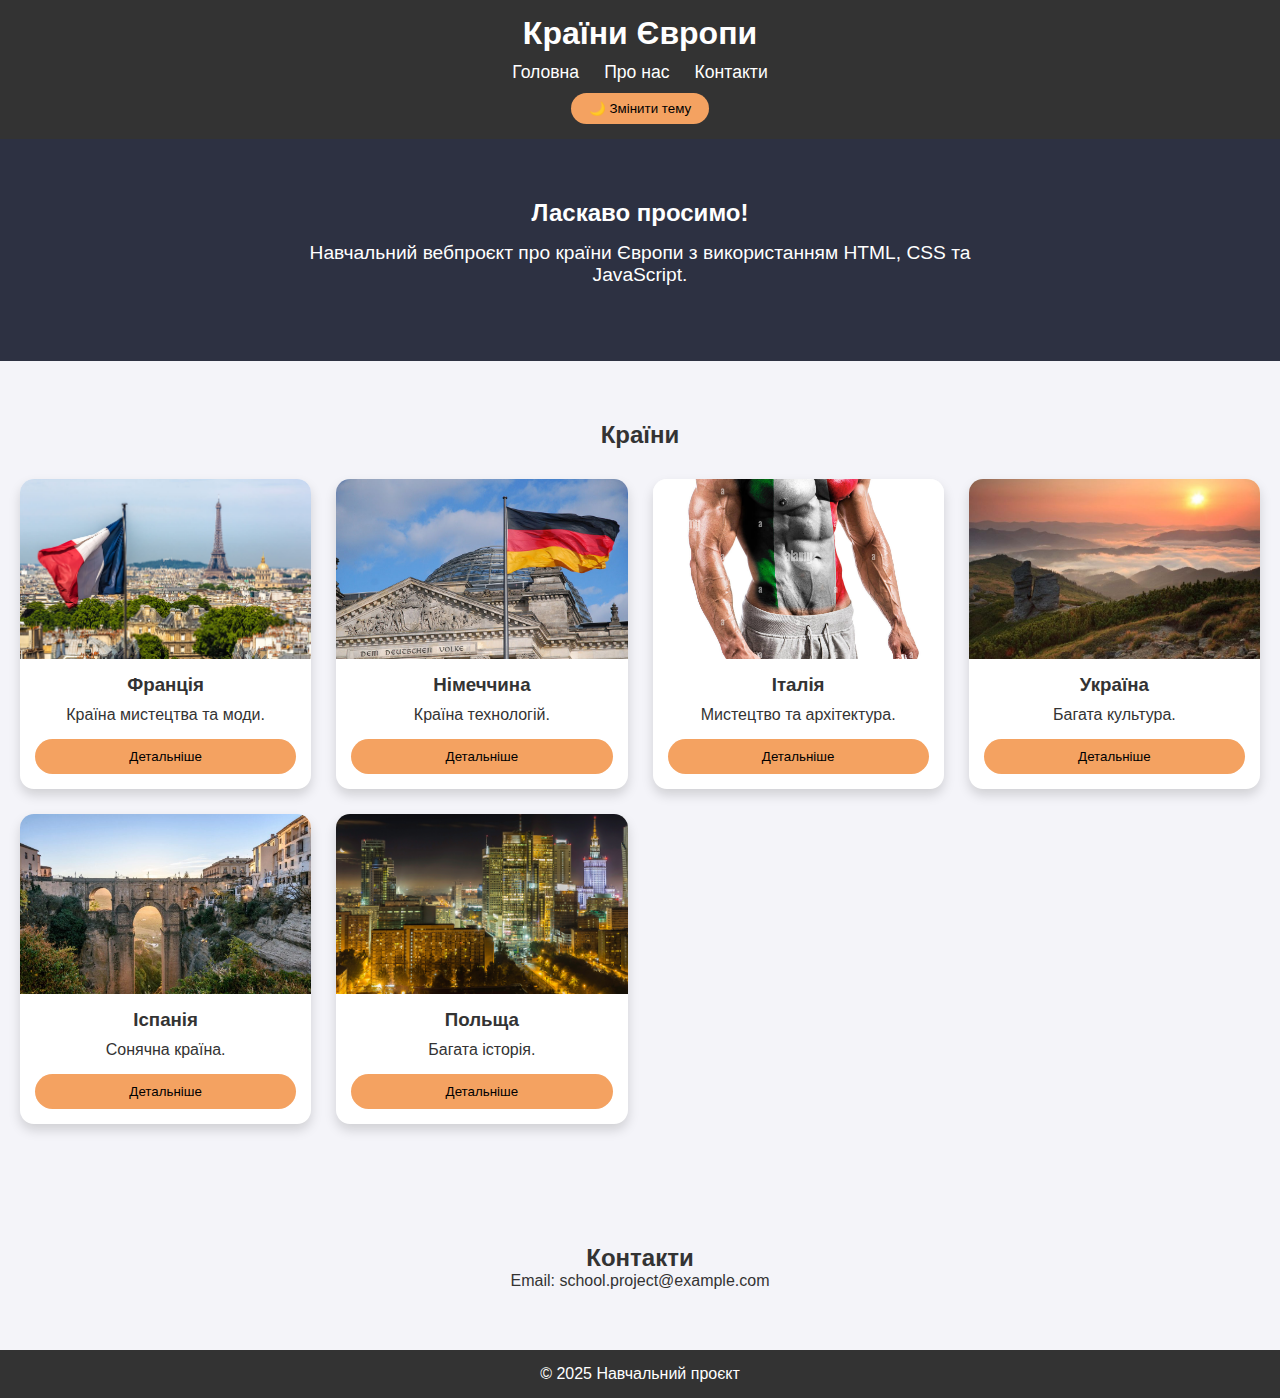
<file: index.html>
<!DOCTYPE html>
<html lang="uk">
<head>
<meta charset="UTF-8">
<title>Країни Європи</title>
<meta name="viewport" content="width=device-width, initial-scale=1.0">

<style>
:root {
    --bg: #f4f4f9;
    --text: #333;
    --card: #ffffff;
    --header: #333;
    --accent: #f4a261;
    --intro: #2d3142;
}

body.dark {
    --bg: #1e1e1e;
    --text: #f1f1f1;
    --card: #2a2a2a;
    --header: #000;
    --intro: #111;
}

* {
    margin: 0;
    padding: 0;
    box-sizing: border-box;
    scroll-behavior: smooth;
}

body {
    font-family: Arial, sans-serif;
    background-color: var(--bg);
    color: var(--text);
    transition: 0.3s;
}

/* ===== Header ===== */
header {
    background-color: var(--header);
    color: white;
    padding: 15px;
    text-align: center;
    position: sticky;
    top: 0;
}

nav ul {
    list-style: none;
    display: flex;
    justify-content: center;
    gap: 25px;
    margin: 10px 0;
    flex-wrap: wrap;
}

nav a {
    color: white;
    text-decoration: none;
    font-size: 1.1rem;
}

nav a:hover {
    color: var(--accent);
}

.theme-btn {
    padding: 8px 18px;
    border: none;
    border-radius: 20px;
    background-color: var(--accent);
    cursor: pointer;
}

/* ===== Sections ===== */
section {
    padding: 60px 20px;
    text-align: center;
}

#home {
    background-color: var(--intro);
    color: white;
}

#home p {
    max-width: 700px;
    margin: 15px auto;
    font-size: 1.2rem;
}

#contacts {
    max-width: 900px;
    margin: auto;
}

/* ===== Countries ===== */
.countries {
    display: grid;
    grid-template-columns: repeat(auto-fill, minmax(280px, 1fr));
    gap: 25px;
    margin-top: 30px;
}

.country-card {
    background-color: var(--card);
    border-radius: 14px;
    box-shadow: 0 6px 12px rgba(0,0,0,0.15);
    overflow: hidden;
    transition: 0.3s;
    display: flex;
    flex-direction: column;
}

.country-card img {
    width: 100%;
    height: 180px;
    object-fit: cover;
}

.country-card h3 {
    margin: 15px 0 10px;
}

.country-card p {
    padding: 0 20px;
    flex-grow: 1;
}

.country-card button {
    margin: 15px;
    padding: 10px;
    border: none;
    border-radius: 20px;
    background-color: var(--accent);
    cursor: pointer;
}

.country-card:hover {
    transform: translateY(-6px);
}

/* ===== Modal ===== */
.modal {
    display: none;
    position: fixed;
    inset: 0;
    background: rgba(0,0,0,0.6);
    justify-content: center;
    align-items: center;
}

.modal-content {
    background-color: var(--card);
    padding: 25px;
    border-radius: 14px;
    max-width: 500px;
    text-align: center;
}

.close-btn {
    margin-top: 15px;
    padding: 8px 16px;
    border: none;
    border-radius: 20px;
    background-color: var(--accent);
    cursor: pointer;
}

/* ===== Footer ===== */
footer {
    background-color: var(--header);
    color: white;
    padding: 15px;
    text-align: center;
}
</style>
</head>

<body>

<header>
    <h1>Країни Європи</h1>
    <nav>
        <ul>
            <li><a href="index.html">Головна</a></li>
            <li><a href="about.html">Про нас</a></li>
           
            <li><a href="contacts.html">Контакти</a></li>
        </ul>
    </nav>
    <button class="theme-btn" onclick="toggleTheme()">🌙 Змінити тему</button>
</header>

<section id="home">
    <h2>Ласкаво просимо!</h2>
    <p>Навчальний вебпроєкт про країни Європи з використанням HTML, CSS та JavaScript.</p>
</section>

<section id="countries">
    <h2>Країни</h2>

    <div class="countries">
        <div class="country-card">
            <img src="france.jpg">
            <h3>Франція</h3>
            <p>Країна мистецтва та моди.</p>
            <button onclick="openModal('Франція','Столиця — Париж. Відома Ейфелевою вежею, музеями та кухнею.')">Детальніше</button>
        </div>

        <div class="country-card">
            <img src="germany.jpg">
            <h3>Німеччина</h3>
            <p>Країна технологій.</p>
            <button onclick="openModal('Німеччина','Столиця — Берлін. Відома автомобілями, інженерією та історією.')">Детальніше</button>
        </div>

        <div class="country-card">
            <img src="italy.jpg">
            <h3>Італія</h3>
            <p>Мистецтво та архітектура.</p>
            <button onclick="openModal('Італія','Столиця — Рим. Відома Колізеєм, піцою та пастою.')">Детальніше</button>
        </div>

        <div class="country-card">
            <img src="karpapa.jpj.jpg">
            <h3>Україна</h3>
            <p>Багата культура.</p>
            <button onclick="openModal('Україна','Столиця — Київ. Відома традиціями, історією та культурою.')">Детальніше</button>
        </div>

        <div class="country-card">
            <img src="spain.jpg">
            <h3>Іспанія</h3>
            <p>Сонячна країна.</p>
            <button onclick="openModal('Іспанія','Столиця — Мадрид. Фламенко, футбол та теплий клімат.')">Детальніше</button>
        </div>

        <div class="country-card">
            <img src="poland.jpg">
            <h3>Польща</h3>
            <p>Багата історія.</p>
            <button onclick="openModal('Польща','Столиця — Варшава. Відома замками та культурною спадщиною.')">Детальніше</button>
        </div>
    </div>
</section>

<section id="contacts">
    <h2>Контакти</h2>
    <p>Email: school.project@example.com</p>
</section>

<footer>
    <p>© 2025 Навчальний проєкт</p>
</footer>

<!-- Modal -->
<div class="modal" id="modal">
    <div class="modal-content">
        <h3 id="modalTitle"></h3>
        <p id="modalText"></p>
        <button class="close-btn" onclick="closeModal()">Закрити</button>
    </div>
</div>

<script>
function toggleTheme() {
    document.body.classList.toggle("dark");
}

function openModal(title, text) {
    document.getElementById("modalTitle").innerText = title;
    document.getElementById("modalText").innerText = text;
    document.getElementById("modal").style.display = "flex";
}

function closeModal() {
    document.getElementById("modal").style.display = "none";
}
</script>

</body>
</html>
</file>
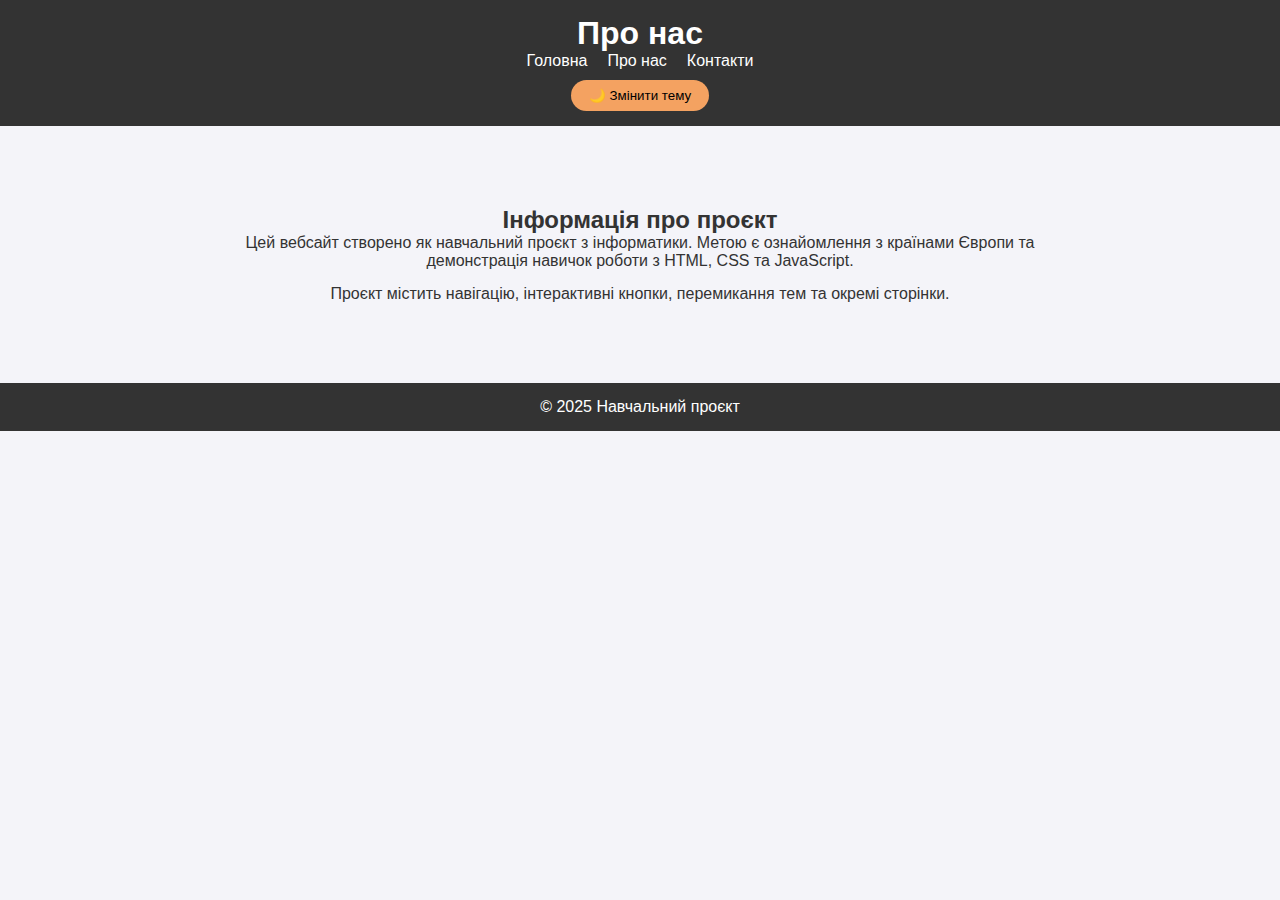
<file: about.html>
<!DOCTYPE html>
<html lang="uk">
<head>
<meta charset="UTF-8">
<title>Про нас — Країни Європи</title>
<meta name="viewport" content="width=device-width, initial-scale=1.0">

<style>
:root {
    --bg:#f4f4f9; --text:#333; --card:#fff;
    --header:#333; --accent:#f4a261;
}
body.dark {
    --bg:#1e1e1e; --text:#f1f1f1;
    --card:#2a2a2a; --header:#000;
}
*{margin:0;padding:0;box-sizing:border-box}
body{
    font-family:Arial,sans-serif;
    background:var(--bg);
    color:var(--text);
}
header,footer{
    background:var(--header);
    color:white;
    text-align:center;
    padding:15px;
}
nav ul{
    list-style:none;
    display:flex;
    justify-content:center;
    gap:20px;
    flex-wrap:wrap;
}
nav a{color:white;text-decoration:none}
nav a:hover{color:var(--accent)}
section{
    max-width:900px;
    margin:60px auto;
    padding:20px;
    text-align:center;
}
.theme-btn{
    margin-top:10px;
    padding:8px 18px;
    border:none;
    border-radius:20px;
    background:var(--accent);
    cursor:pointer;
}
</style>
</head>

<body>

<header>
    <h1>Про нас</h1>
    <nav>
        <ul>
            <li><a href="index.html">Головна</a></li>
            <li><a href="about.html">Про нас</a></li>
            <li><a href="contacts.html">Контакти</a></li>
        </ul>
    </nav>
    <button class="theme-btn" onclick="toggleTheme()">🌙 Змінити тему</button>
</header>

<section>
    <h2>Інформація про проєкт</h2>
    <p>
        Цей вебсайт створено як навчальний проєкт з інформатики.
        Метою є ознайомлення з країнами Європи та демонстрація
        навичок роботи з HTML, CSS та JavaScript.
    </p>
    <p style="margin-top:15px">
        Проєкт містить навігацію, інтерактивні кнопки,
        перемикання тем та окремі сторінки.
    </p>
</section>

<footer>
    <p>© 2025 Навчальний проєкт</p>
</footer>

<script>
function toggleTheme(){
    document.body.classList.toggle("dark");
}
</script>

</body>
</html>
</file>
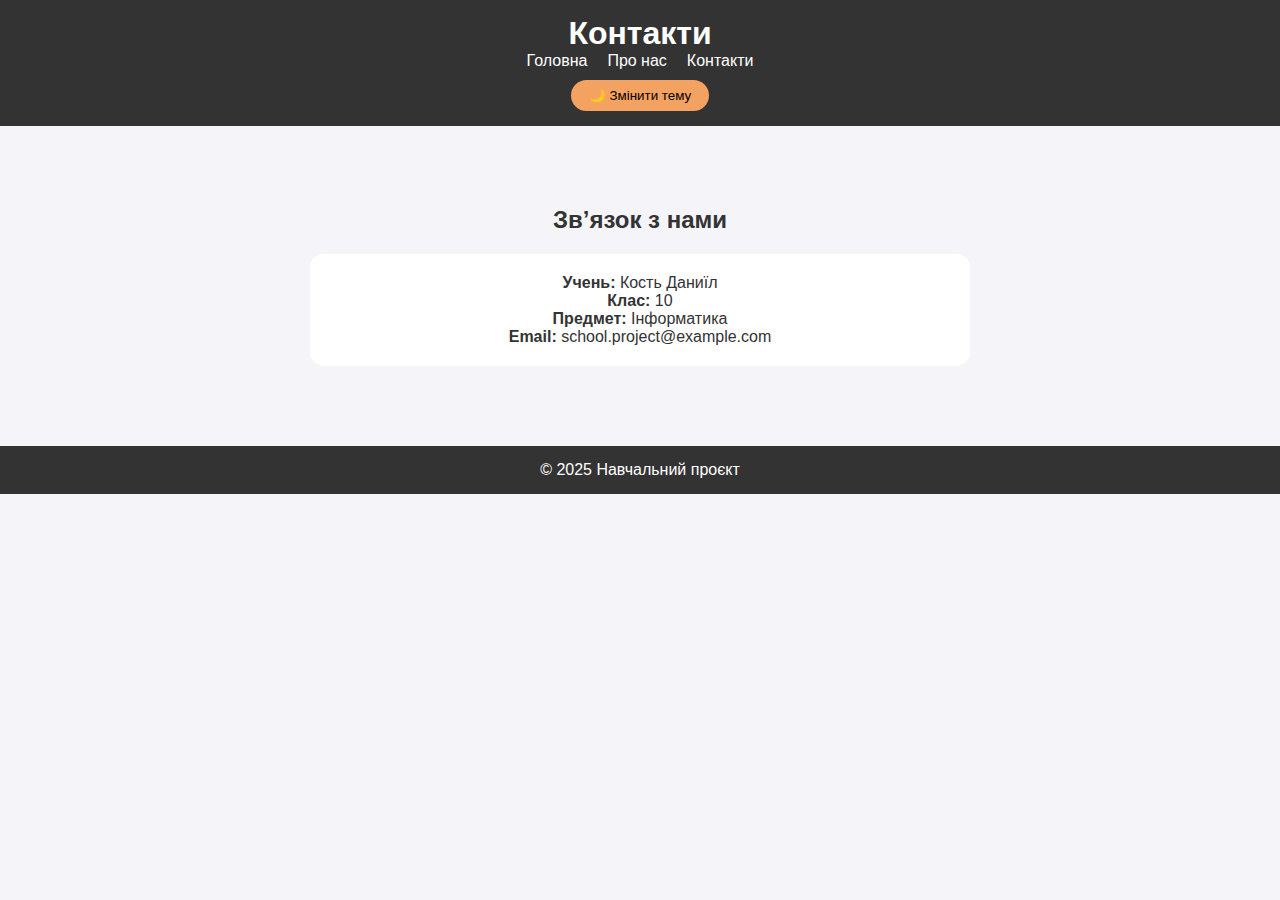
<file: contacts.html>
<!DOCTYPE html>
<html lang="uk">
<head>
<meta charset="UTF-8">
<title>Контакти — Країни Європи</title>
<meta name="viewport" content="width=device-width, initial-scale=1.0">

<style>
:root {
    --bg:#f4f4f9; --text:#333; --card:#fff;
    --header:#333; --accent:#f4a261;
}
body.dark {
    --bg:#1e1e1e; --text:#f1f1f1;
    --card:#2a2a2a; --header:#000;
}
*{margin:0;padding:0;box-sizing:border-box}
body{
    font-family:Arial,sans-serif;
    background:var(--bg);
    color:var(--text);
}
header,footer{
    background:var(--header);
    color:white;
    text-align:center;
    padding:15px;
}
nav ul{
    list-style:none;
    display:flex;
    justify-content:center;
    gap:20px;
    flex-wrap:wrap;
}
nav a{color:white;text-decoration:none}
nav a:hover{color:var(--accent)}
section{
    max-width:700px;
    margin:60px auto;
    padding:20px;
    text-align:center;
}
.theme-btn{
    margin-top:10px;
    padding:8px 18px;
    border:none;
    border-radius:20px;
    background:var(--accent);
    cursor:pointer;
}
.contact-box{
    background:var(--card);
    padding:20px;
    border-radius:14px;
    margin-top:20px;
}
</style>
</head>

<body>

<header>
    <h1>Контакти</h1>
    <nav>
        <ul>
            <li><a href="index.html">Головна</a></li>
            <li><a href="about.html">Про нас</a></li>
            <li><a href="contacts.html">Контакти</a></li>
        </ul>
    </nav>
    <button class="theme-btn" onclick="toggleTheme()">🌙 Змінити тему</button>
</header>

<section>
    <h2>Звʼязок з нами</h2>

    <div class="contact-box">
        <p><strong>Учень:</strong> Кость Даниїл</p>
        <p><strong>Клас:</strong> 10</p>
        <p><strong>Предмет:</strong> Інформатика</p>
        <p><strong>Email:</strong> school.project@example.com</p>
    </div>
</section>

<footer>
    <p>© 2025 Навчальний проєкт</p>
</footer>

<script>
function toggleTheme(){
    document.body.classList.toggle("dark");
}
</script>

</body>
</html>
</file>
